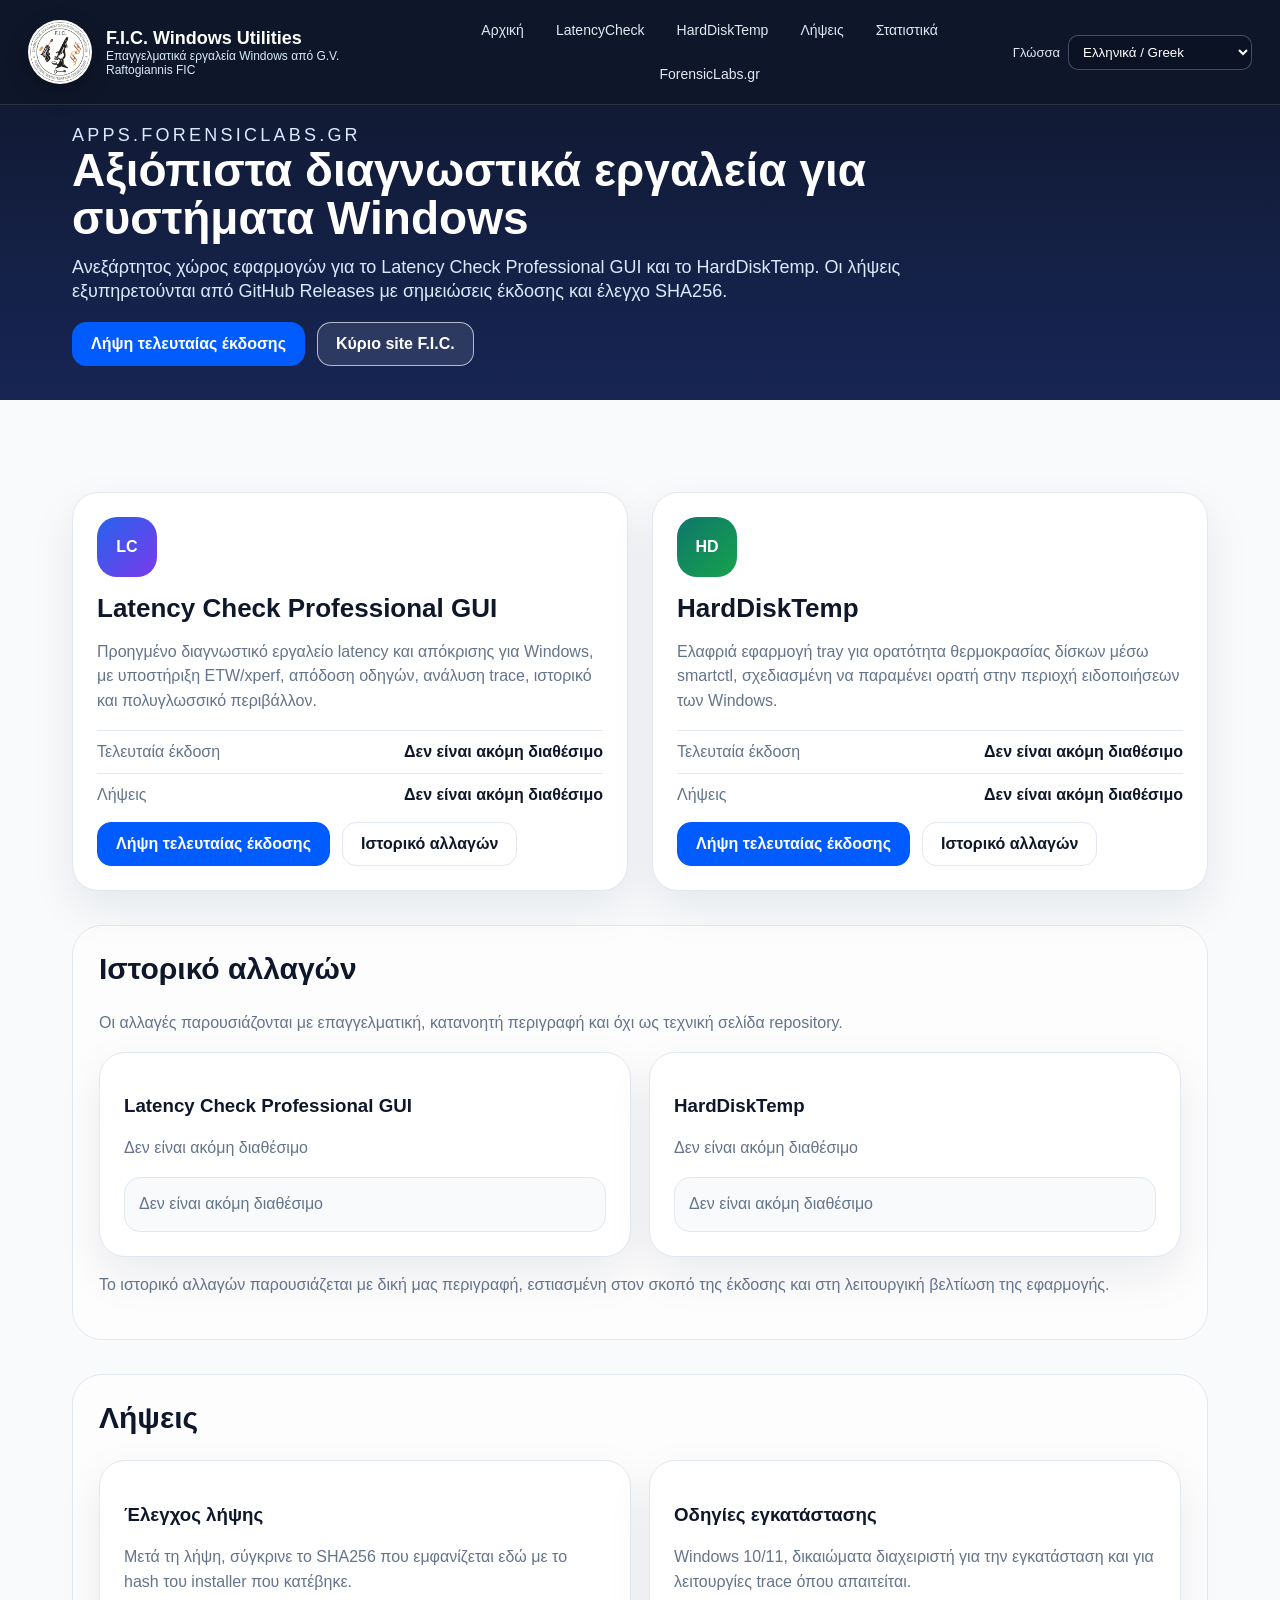
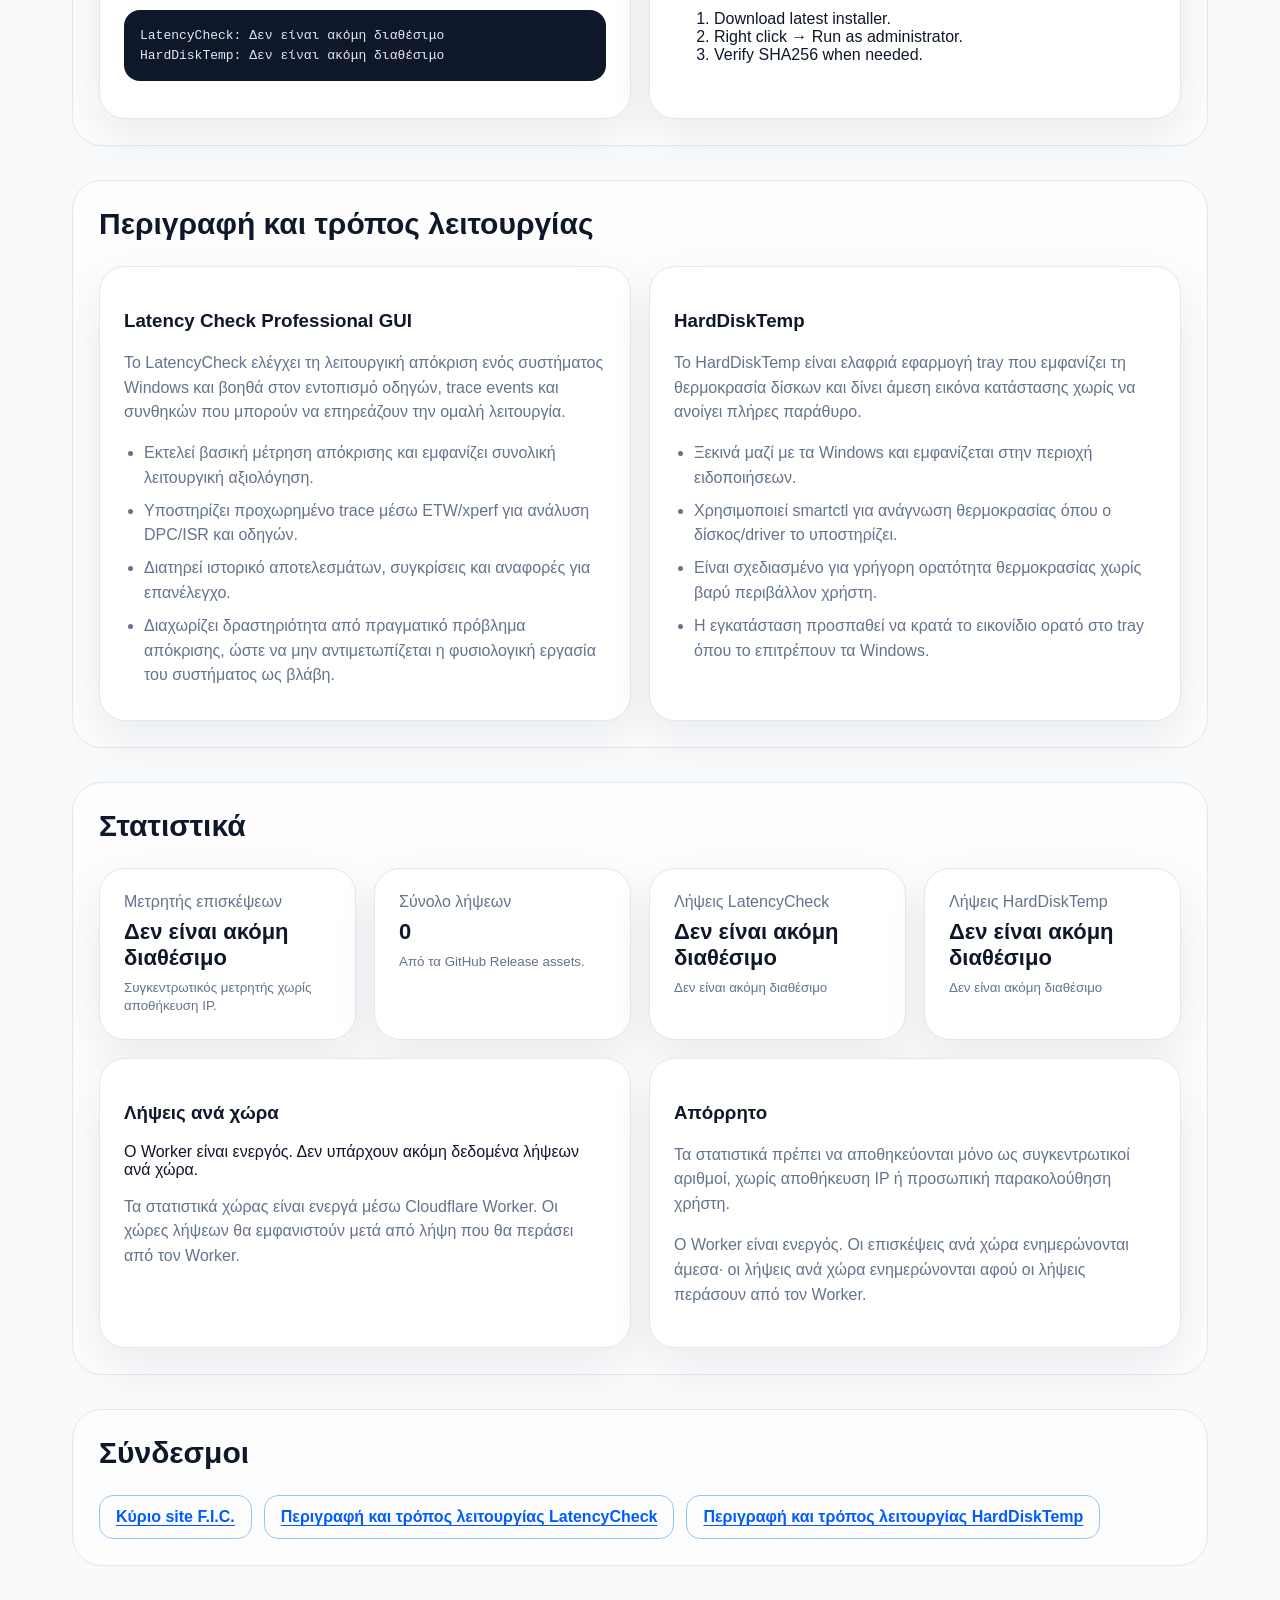
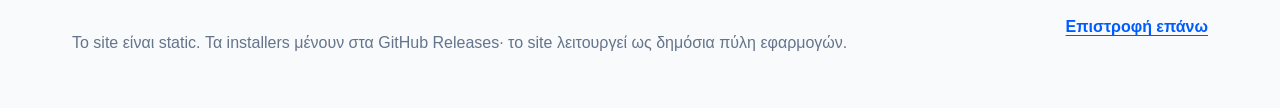
<file: index.html>
<!doctype html>
<html lang="el" dir="ltr">
<head>
  <meta property="og:image" content="https://apps.forensiclabs.gr/assets/img/fic-emblem.png">
  <meta property="og:url" content="https://APPS.FORENSICLABS.GR/">
  <meta property="og:description" content="Official F.I.C. Windows Utilities page for LatencyCheck and HardDiskTemp.">
  <meta property="og:site_name" content="F.I.C. Windows Utilities">
  <meta property="og:title" content="F.I.C. Windows Utilities">
  <meta name="application-name" content="F.I.C. Windows Utilities">
  <meta charset="utf-8">
  <meta name="viewport" content="width=device-width, initial-scale=1">
  <title>F.I.C. Windows Utilities</title>
  <meta name="description" content="Official F.I.C. Windows utilities page for LatencyCheck and HardDiskTemp downloads, changelog, SHA256 verification and statistics.">
  <link rel="stylesheet" href="assets/css/styles.css">
</head>
<body>
  <div class="site-header">
<header class="topbar">
    <div class="brand">
      <span class="brand-mark emblem-mark"><img src="assets/img/fic-emblem-topbar.png" alt="F.I.C. emblem"></span>
      <div>
        <div class="brand-title" data-i18n="title">F.I.C. Windows Utilities</div>
        <div class="brand-subtitle" data-i18n="subtitle">Επαγγελματικά εργαλεία Windows από G.V. Raftogiannis FIC</div>
      </div>
    </div>
    <nav class="nav">
      <a href="#home" data-i18n="nav_home">Αρχική</a>
      <a href="#latencycheck" data-i18n="nav_latency">LatencyCheck</a>
      <a href="#harddisktemp" data-i18n="nav_harddisk">HardDiskTemp</a>
      <a href="#downloads" data-i18n="nav_downloads">Λήψεις</a>
      <a href="#statistics" data-i18n="nav_stats">Στατιστικά</a>
      <a href="https://www.forensiclabs.gr/" data-i18n="nav_forensic">ForensicLabs.gr</a>
    </nav>
    <label class="language-box">
      <span data-i18n="language">Γλώσσα</span>
      <select id="languageSelect" aria-label="Language selector"></select>
    </label>
  </header>

<section id="home" class="hero">
      <div class="hero-content">
        <p class="eyebrow">APPS.FORENSICLABS.GR</p>
        <h1 data-i18n="hero_title">Αξιόπιστα διαγνωστικά εργαλεία για συστήματα Windows</h1>
        <p data-i18n="hero_text">Ανεξάρτητος χώρος εφαρμογών για το Latency Check Professional GUI και το HardDiskTemp.</p>
        <div class="hero-actions">
          <a class="button primary" href="#downloads" data-i18n="download_latest">Λήψη τελευταίας έκδοσης</a>
          <a class="button ghost" href="https://www.forensiclabs.gr/" data-i18n="site_link">Κύριο site F.I.C.</a>
        </div>
      </div>
    </section>
  </div>

  <main>

    <section class="apps-grid">
      <article id="latencycheck" class="app-card">
        <div class="app-icon latency">LC</div>
        <h2 data-i18n="latency_title">Latency Check Professional GUI</h2>
        <p data-i18n="latency_desc"></p>
        <div class="meta-row"><span data-i18n="latest_version">Τελευταία έκδοση</span><strong id="latencyVersion" data-i18n="loading">Φόρτωση...</strong></div>
        <div class="meta-row"><span data-i18n="download_count">Λήψεις</span><strong id="latencyDownloads" data-i18n="loading">Φόρτωση...</strong></div>
        <div class="card-actions">
          <a class="button primary" id="latencyDownload" href="/download/latencycheck" data-i18n="download_latest">Λήψη τελευταίας έκδοσης</a>
          <a class="button ghost" href="#changelog" data-i18n="changelog">Ιστορικό αλλαγών</a>
        </div>
      </article>

      <article id="harddisktemp" class="app-card">
        <div class="app-icon disk">HD</div>
        <h2 data-i18n="harddisk_title">HardDiskTemp</h2>
        <p data-i18n="harddisk_desc"></p>
        <div class="meta-row"><span data-i18n="latest_version">Τελευταία έκδοση</span><strong id="harddiskVersion" data-i18n="loading">Φόρτωση...</strong></div>
        <div class="meta-row"><span data-i18n="download_count">Λήψεις</span><strong id="harddiskDownloads" data-i18n="loading">Φόρτωση...</strong></div>
        <div class="card-actions">
          <a class="button primary" id="harddiskDownload" href="/download/harddisktemp" data-i18n="download_latest">Λήψη τελευταίας έκδοσης</a>
          <a class="button ghost" href="#changelog" data-i18n="changelog">Ιστορικό αλλαγών</a>
        </div>
      </article>
    </section>


    <section id="changelog" class="section">
      <h2 data-i18n="changelog">Ιστορικό αλλαγών</h2>
      <p class="note" data-i18n="changelog_own_approach_intro">
        Οι αλλαγές παρουσιάζονται με επαγγελματική, κατανοητή περιγραφή και όχι ως τεχνική σελίδα repository.
      </p>

      <div class="info-grid">
        <div class="info-card">
          <h3 data-i18n="latency_title">Latency Check Professional GUI</h3>
          <p id="latencyReleaseTitle" data-i18n="loading">Φόρτωση...</p>
          <div id="latencyReleaseNotes" class="release-notes" data-i18n="loading">Φόρτωση...</div>
        </div>
        <div class="info-card">
          <h3 data-i18n="harddisk_title">HardDiskTemp</h3>
          <p id="harddiskReleaseTitle" data-i18n="loading">Φόρτωση...</p>
          <div id="harddiskReleaseNotes" class="release-notes" data-i18n="loading">Φόρτωση...</div>
        </div>
      </div>
      <p class="note" data-i18n="changelog_note">
        Το ιστορικό αλλαγών παρουσιάζεται με δική μας περιγραφή, εστιασμένη στον σκοπό της έκδοσης και στη λειτουργική βελτίωση της εφαρμογής.
      </p>
    </section>

    <section id="downloads" class="section">
      <h2 data-i18n="nav_downloads">Λήψεις</h2>
      <div class="info-grid">
        <div class="info-card">
          <h3 data-i18n="verify_title">Έλεγχος λήψης</h3>
          <p data-i18n="verify_text"></p>
          <pre id="shaBox">LatencyCheck: <span id="latencySha" data-i18n="loading">Φόρτωση...</span>
HardDiskTemp: <span id="harddiskSha" data-i18n="loading">Φόρτωση...</span></pre>
        </div>
        <div class="info-card">
          <h3 data-i18n="install_guide">Οδηγίες εγκατάστασης</h3>
          <p data-i18n="req_text"></p>
          <ol>
            <li>Download latest installer.</li>
            <li>Right click → Run as administrator.</li>
            <li>Verify SHA256 when needed.</li>
          </ol>
        </div>
      </div>
    </section>


    <section id="program-operation" class="section">
      <h2 data-i18n="program_operation_title">Περιγραφή και τρόπος λειτουργίας</h2>
      <div class="info-grid">
        <article id="latencycheck-operation" class="info-card">
          <h3 data-i18n="latency_title">Latency Check Professional GUI</h3>
          <p data-i18n="latency_operation_intro">
            Το LatencyCheck ελέγχει τη λειτουργική απόκριση ενός συστήματος Windows και βοηθά στον εντοπισμό οδηγών, trace events και συνθηκών που μπορούν να επηρεάζουν την ομαλή λειτουργία.
          </p>
          <ul class="operation-list">
            <li data-i18n="latency_operation_1">Εκτελεί βασική μέτρηση απόκρισης και εμφανίζει συνολική λειτουργική αξιολόγηση.</li>
            <li data-i18n="latency_operation_2">Υποστηρίζει προχωρημένο trace μέσω ETW/xperf για ανάλυση DPC/ISR και οδηγών.</li>
            <li data-i18n="latency_operation_3">Διατηρεί ιστορικό αποτελεσμάτων, συγκρίσεις και αναφορές για επανέλεγχο.</li>
            <li data-i18n="latency_operation_4">Διαχωρίζει δραστηριότητα από πραγματικό πρόβλημα απόκρισης, ώστε να μην αντιμετωπίζεται η φυσιολογική εργασία του συστήματος ως βλάβη.</li>
          </ul>
        </article>

        <article id="harddisktemp-operation" class="info-card">
          <h3 data-i18n="harddisk_title">HardDiskTemp</h3>
          <p data-i18n="harddisk_operation_intro">
            Το HardDiskTemp είναι ελαφριά εφαρμογή tray που εμφανίζει τη θερμοκρασία δίσκων και δίνει άμεση εικόνα κατάστασης χωρίς να ανοίγει πλήρες παράθυρο.
          </p>
          <ul class="operation-list">
            <li data-i18n="harddisk_operation_1">Ξεκινά μαζί με τα Windows και εμφανίζεται στην περιοχή ειδοποιήσεων.</li>
            <li data-i18n="harddisk_operation_2">Χρησιμοποιεί smartctl για ανάγνωση θερμοκρασίας όπου ο δίσκος/driver το υποστηρίζει.</li>
            <li data-i18n="harddisk_operation_3">Είναι σχεδιασμένο για γρήγορη ορατότητα θερμοκρασίας χωρίς βαρύ περιβάλλον χρήστη.</li>
            <li data-i18n="harddisk_operation_4">Η εγκατάσταση προσπαθεί να κρατά το εικονίδιο ορατό στο tray όπου το επιτρέπουν τα Windows.</li>
          </ul>
        </article>
      </div>
    </section>

    <section id="statistics" class="section">
      <h2 data-i18n="nav_stats">Στατιστικά</h2>

      <div class="stats-grid counters-grid">
        <div class="stat-card">
          <span data-i18n="visitor_counter">Μετρητής επισκέψεων</span>
          <strong id="totalVisitsCounter" data-i18n="counter_worker_pending">Ενεργοποίηση με Worker</strong>
          <small data-i18n="visitor_counter_note">Συγκεντρωτικός μετρητής χωρίς αποθήκευση IP.</small>
        </div>

        <div class="stat-card">
          <span data-i18n="stats_total_downloads">Σύνολο λήψεων</span>
          <strong id="totalStatsDownloads" data-i18n="loading">Φόρτωση...</strong>
          <small data-i18n="download_counter_note">Από τα GitHub Release assets.</small>
        </div>

        <div class="stat-card">
          <span data-i18n="latency_downloads">Λήψεις LatencyCheck</span>
          <strong id="latencyStatsDownloads" data-i18n="loading">Φόρτωση...</strong>
          <small id="latencyStatsVersion" data-i18n="loading">Φόρτωση...</small>
        </div>

        <div class="stat-card">
          <span data-i18n="harddisk_downloads">Λήψεις HardDiskTemp</span>
          <strong id="harddiskStatsDownloads" data-i18n="loading">Φόρτωση...</strong>
          <small id="harddiskStatsVersion" data-i18n="loading">Φόρτωση...</small>
        </div>
      </div>

      <div class="info-grid stats-detail-grid">
        <div class="info-card">
          <h3 data-i18n="country_stats">Λήψεις ανά χώρα</h3>
          <div id="countryStatsTable" class="counter-table" data-i18n="counter_worker_pending">Ενεργοποίηση με Worker</div>
          <p class="note" data-i18n="country_counter_note">
            Οι λήψεις ανά χώρα ενεργοποιούνται όταν το download περάσει από Cloudflare Worker.
          </p>
        </div>

        <div class="info-card">
          <h3 data-i18n="privacy_title">Απόρρητο</h3>
          <p data-i18n="privacy_text">Τα στατιστικά πρέπει να αποθηκεύονται μόνο ως συγκεντρωτικοί αριθμοί, χωρίς αποθήκευση IP ή προσωπική παρακολούθηση χρήστη.</p>
          <p class="note" data-i18n="counter_status_note">
            Στο δοκιμαστικό GitHub Pages λειτουργεί άμεσα ο μετρητής λήψεων ανά εφαρμογή. Ο μετρητής επισκέψεων και χωρών ενεργοποιείται με το Worker.
          </p>
        </div>
      </div>
    </section>
<section class="section">
      <h2 data-i18n="links">Σύνδεσμοι</h2>
      <div class="links-row">
        <a href="https://www.forensiclabs.gr/" target="_blank" rel="noopener" data-i18n="site_link">Κύριο site F.I.C.</a>
        <a href="#latencycheck-operation" data-i18n="latency_operation_link">Περιγραφή και τρόπος λειτουργίας LatencyCheck</a>
        <a href="#harddisktemp-operation" data-i18n="harddisk_operation_link">Περιγραφή και τρόπος λειτουργίας HardDiskTemp</a>
      </div>
    </section>
  </main>

  <footer>
    <p data-i18n="footer_note"></p>
    <a href="#home" data-i18n="back_to_top">Επιστροφή επάνω</a>
  </footer>

  <script src="assets/js/translations.js"></script>
  <script src="assets/js/worker-config.js"></script>
  <script src="assets/js/app.js"></script>
</body>
</html>
</file>
<file: assets/css/styles.css>
:root{
  --bg:#0f172a;
  --panel:#111827;
  --card:#ffffff;
  --text:#0f172a;
  --muted:#64748b;
  --line:#e2e8f0;
  --accent:#005CFF;
  --accent2:#00A6FF;
  --soft:#f8fafc;
}
*{box-sizing:border-box}
html{scroll-behavior:smooth}
body{margin:0;font-family:Segoe UI,Arial,sans-serif;background:#f8fafc;color:var(--text)}
a{color:inherit}
.topbar{position:sticky;top:0;z-index:10;display:flex;gap:18px;align-items:center;justify-content:space-between;padding:14px 28px;background:rgba(15,23,42,.92);backdrop-filter:blur(10px);color:white;border-bottom:1px solid rgba(255,255,255,.12)}
.brand{display:flex;align-items:center;gap:12px;min-width:260px}
.brand-mark{width:44px;height:44px;border-radius:14px;background:linear-gradient(135deg,#60a5fa,#14b8a6);display:grid;place-items:center;font-weight:800;letter-spacing:.5px}
.brand-title{font-weight:800;font-size:18px}
.brand-subtitle{font-size:12px;color:#cbd5e1}
.nav{display:flex;gap:12px;align-items:center;flex-wrap:wrap;justify-content:center}
.nav a{text-decoration:none;font-size:14px;color:#e2e8f0;padding:8px 10px;border-radius:999px}
.nav a:hover{background:rgba(255,255,255,.12)}
.language-box{display:flex;align-items:center;gap:8px;font-size:13px;color:#e2e8f0}
select{border:1px solid rgba(255,255,255,.25);border-radius:10px;padding:8px 10px;background:#0b1224;color:white}
main{max-width:1180px;margin:0 auto;padding:32px 22px}
.hero{display:grid;grid-template-columns:1fr;gap:16px;align-items:start;color:white;padding-top:14px;padding-bottom:0;min-height:0}
.eyebrow{text-transform:uppercase;letter-spacing:.18em;color:#dbeafe;font-size:13px;margin:0 0 10px}
.hero h1{font-size:46px;line-height:1.04;margin:0 0 12px}
.hero p{font-size:18px;color:#dbeafe;max-width:900px;margin:0;line-height:1.35}
.hero-actions,.card-actions,.links-row{display:flex;gap:12px;flex-wrap:wrap;margin-top:18px}
.button{display:inline-flex;align-items:center;justify-content:center;text-decoration:none;border-radius:14px;padding:12px 18px;font-weight:700;border:1px solid var(--line);transition:.16s ease}
.button.primary{background:var(--accent);color:white;border-color:var(--accent)}
.button.primary:hover{filter:brightness(1.08);transform:translateY(-1px)}
.button.ghost{background:rgba(255,255,255,.08);color:inherit;border-color:rgba(255,255,255,.22)}
.app-card .button.ghost,.info-card .button.ghost{background:white;color:var(--text);border-color:var(--line)}
.hero-panel{background:rgba(255,255,255,.08);border:1px solid rgba(255,255,255,.18);border-radius:26px;padding:22px;box-shadow:0 24px 70px rgba(0,0,0,.25)}
.status-card{background:white;color:var(--text);border-radius:20px;padding:18px}
.status-dot{display:inline-block;width:12px;height:12px;border-radius:50%;background:#22c55e;margin-right:8px}
.mini-grid{display:grid;grid-template-columns:1fr 1fr;gap:10px;margin-top:14px}
.mini-grid span{background:rgba(255,255,255,.12);padding:12px;border-radius:14px;text-align:center}
.apps-grid{display:grid;grid-template-columns:1fr 1fr;gap:24px;margin-top:22px}
.app-card,.info-card,.stat-card{background:white;border:1px solid var(--line);border-radius:26px;padding:24px;box-shadow:0 18px 45px rgba(15,23,42,.08)}
.app-icon{width:60px;height:60px;border-radius:20px;display:grid;place-items:center;font-weight:900;color:white;margin-bottom:16px}
.app-icon.latency{background:linear-gradient(135deg,#2563eb,#7c3aed)}
.app-icon.disk{background:linear-gradient(135deg,#0f766e,#16a34a)}
.app-card h2{font-size:26px;margin:0 0 10px}
.app-card p,.info-card p,.note{color:var(--muted);line-height:1.55}
.meta-row{display:flex;justify-content:space-between;gap:14px;border-top:1px solid var(--line);padding-top:12px;margin-top:12px;color:var(--muted)}
.meta-row strong{color:var(--text)}
.section{margin-top:34px;background:rgba(255,255,255,.72);border:1px solid var(--line);border-radius:30px;padding:26px}
.section h2{margin-top:0;font-size:30px}
.info-grid,.stats-grid{display:grid;grid-template-columns:1fr 1fr;gap:18px}
pre{white-space:pre-wrap;word-break:break-word;background:#0f172a;color:#e2e8f0;border-radius:16px;padding:16px;font-size:13px;line-height:1.5}
.stat-card span{display:block;color:var(--muted);margin-bottom:8px}
.stat-card strong{font-size:22px}
.links-row a{background:white;border:1px solid var(--line);border-radius:14px;text-decoration:none;padding:12px 16px}
footer{max-width:1180px;margin:20px auto 40px;padding:0 22px;color:#64748b;display:flex;justify-content:space-between;gap:16px;flex-wrap:wrap}
[dir="rtl"] body{text-align:right}
[dir="rtl"] .brand,[dir="rtl"] .hero-actions,[dir="rtl"] .card-actions,[dir="rtl"] .links-row{flex-direction:row-reverse}
@media (max-width:900px){
  .topbar{position:relative;align-items:flex-start;flex-direction:column}
  .hero,.apps-grid,.info-grid,.stats-grid{grid-template-columns:1fr}
  .hero{padding-top:10px;padding-bottom:0}
  .hero h1{font-size:34px}
  .site-header{padding-bottom:48px;margin-bottom:34px}
  .brand{min-width:unset}
}


/* Electric-blue, underlined normal links */
main a:not(.button),
footer a,
.links-row a {
  color:#005CFF !important;
  text-decoration:underline !important;
  text-decoration-thickness:2px;
  text-underline-offset:3px;
  font-weight:700;
}
main a:not(.button):hover,
footer a:hover,
.links-row a:hover {
  color:#00A6FF !important;
}

.links-row a {
  background:transparent;
  border-color:#93C5FD;
}


.release-notes {
  color: var(--muted);
  line-height: 1.55;
  white-space: pre-wrap;
  background: #f8fafc;
  border: 1px solid var(--line);
  border-radius: 16px;
  padding: 14px;
  max-height: 280px;
  overflow: auto;
}


.operation-list {
  margin: 14px 0 0;
  padding-left: 20px;
  color: var(--muted);
  line-height: 1.55;
}
[dir="rtl"] .operation-list {
  padding-left: 0;
  padding-right: 20px;
}
.operation-list li {
  margin: 8px 0;
}


.counters-grid {
  grid-template-columns: repeat(4, minmax(0, 1fr));
}
.stat-card small {
  display: block;
  margin-top: 8px;
  color: var(--muted);
  line-height: 1.35;
}
.stats-detail-grid {
  margin-top: 18px;
}
.counter-table {
  width: 100%;
  overflow: auto;
}
.counter-table table {
  width: 100%;
  border-collapse: collapse;
  font-size: 14px;
}
.counter-table th,
.counter-table td {
  border-bottom: 1px solid var(--line);
  padding: 9px 8px;
  text-align: left;
}
[dir="rtl"] .counter-table th,
[dir="rtl"] .counter-table td {
  text-align: right;
}
.counter-table th {
  color: var(--muted);
  font-weight: 800;
}
.counter-badge {
  display: inline-flex;
  align-items: center;
  gap: 6px;
  border: 1px solid var(--line);
  border-radius: 999px;
  padding: 4px 9px;
  background: #f8fafc;
  color: var(--muted);
  font-size: 12px;
}
@media (max-width: 1100px) {
  .counters-grid {
    grid-template-columns: repeat(2, minmax(0, 1fr));
  }
}
@media (max-width: 650px) {
  .counters-grid {
    grid-template-columns: 1fr;
  }
}

.hero-content{max-width:980px;margin-top:0;padding-bottom:0}


/* v17: the GitHub Releases hero panel is intentionally removed/hidden */
.hero-panel {
  display: none !important;
}

/* v18 compact hero header: hero text moved higher in the blue frame */

/* v19 blue frame and bottom gap: hero text stays within blue area with ~1cm space below */

.site-header{background:linear-gradient(180deg,#0f172a 0%,#172554 100%);color:white;padding-bottom:56px;margin-bottom:38px;overflow:hidden}


.hero-actions .button.ghost {
  color: #ffffff;
  border-color: rgba(255,255,255,.55);
  background: rgba(255,255,255,.10);
}

.hero-actions .button.ghost:hover,
.hero-actions .button.ghost:focus {
  color: #ffffff;
  background: rgba(255,255,255,.18);
  border-color: rgba(255,255,255,.80);
}

/* v28: blue header contains hero/buttons; clear blank gap below */


/* v29 DEFINITIVE HEADER FIX
   - Solid blue frame stays visible.
   - All hero text/buttons stay inside blue.
   - Real blank gap exists below blue before next content.
   - No faded/washed-out hero text. */
body {
  margin: 0 !important;
  font-family: Segoe UI, Arial, sans-serif !important;
  background: #f8fafc !important;
  color: var(--text) !important;
}

.site-header {
  background: linear-gradient(180deg, #0f172a 0%, #172554 100%) !important;
  color: #ffffff !important;
  margin: 0 0 38px 0 !important;
  padding: 0 0 34px 0 !important;
  opacity: 1 !important;
  filter: none !important;
  overflow: visible !important;
}

.site-header .topbar {
  color: #ffffff !important;
}

.hero {
  display: block !important;
  color: #ffffff !important;
  padding-top: 18px !important;
  padding-bottom: 0 !important;
  min-height: 0 !important;
  opacity: 1 !important;
  filter: none !important;
}

.hero-content {
  max-width: 980px !important;
  margin: 0 !important;
  padding: 0 !important;
  opacity: 1 !important;
  filter: none !important;
}

.eyebrow {
  text-transform: uppercase !important;
  letter-spacing: .18em !important;
  color: #dbeafe !important;
  font-size: 13px !important;
  margin: 0 0 10px 0 !important;
  opacity: 1 !important;
  background: transparent !important;
}

.hero h1 {
  font-size: 46px !important;
  line-height: 1.04 !important;
  margin: 0 0 12px 0 !important;
  color: #ffffff !important;
  opacity: 1 !important;
  text-shadow: none !important;
}

.hero p {
  font-size: 18px !important;
  line-height: 1.35 !important;
  color: #dbeafe !important;
  max-width: 900px !important;
  margin: 0 !important;
  opacity: 1 !important;
}

.hero-actions {
  display: flex !important;
  gap: 12px !important;
  flex-wrap: wrap !important;
  margin-top: 18px !important;
  margin-bottom: 0 !important;
  position: relative !important;
  z-index: 2 !important;
}

.hero-actions .button {
  position: relative !important;
  z-index: 2 !important;
  opacity: 1 !important;
}

.hero-actions .button.ghost {
  color: #ffffff !important;
  border-color: rgba(255,255,255,.65) !important;
  background: rgba(255,255,255,.10) !important;
}

.hero-actions .button.ghost:hover,
.hero-actions .button.ghost:focus {
  color: #ffffff !important;
  background: rgba(255,255,255,.18) !important;
  border-color: rgba(255,255,255,.90) !important;
}

main.container,
.container.main,
main {
  margin-top: 0 !important;
}

/* Ensure first content starts only after header's bottom gap, not underneath it. */
.site-header + main,
.site-header + .container,
.site-header + section {
  margin-top: 0 !important;
}

@media (max-width: 900px) {
  .site-header {
    margin-bottom: 34px !important;
    padding-bottom: 30px !important;
  }
  .hero {
    padding-top: 12px !important;
  }
  .hero h1 {
    font-size: 34px !important;
  }
}


/* v30 REAL STRUCTURE HEADER FIX
   The HTML now has a real .site-header wrapper around .topbar + .hero.
   This fixes the faded/white hero by giving the header an actual blue background. */
html {
  scroll-behavior: smooth !important;
}

body {
  margin: 0 !important;
  font-family: Segoe UI, Arial, sans-serif !important;
  background: #f8fafc !important;
  color: var(--text) !important;
}

.site-header {
  display: block !important;
  background: linear-gradient(180deg, #0f172a 0%, #172554 100%) !important;
  color: #ffffff !important;
  margin: 0 0 38px 0 !important;     /* THE REQUESTED BLANK GAP BELOW BLUE */
  padding: 0 0 34px 0 !important;    /* blue area continues below the buttons */
  opacity: 1 !important;
  filter: none !important;
  overflow: visible !important;
}

.site-header .topbar {
  position: sticky !important;
  top: 0 !important;
  z-index: 20 !important;
  display: flex !important;
  gap: 18px !important;
  align-items: center !important;
  justify-content: space-between !important;
  padding: 14px 28px !important;
  background: rgba(15, 23, 42, .92) !important;
  color: #ffffff !important;
  border-bottom: 1px solid rgba(255,255,255,.12) !important;
  backdrop-filter: blur(10px) !important;
}

.site-header .hero {
  display: block !important;
  max-width: 1180px !important;
  margin: 0 auto !important;
  color: #ffffff !important;
  padding: 18px 22px 0 22px !important;
  min-height: 0 !important;
  opacity: 1 !important;
  filter: none !important;
}

.site-header .hero-content {
  max-width: 980px !important;
  margin: 0 !important;
  padding: 0 !important;
  opacity: 1 !important;
  filter: none !important;
}

.site-header .eyebrow {
  text-transform: uppercase !important;
  letter-spacing: .18em !important;
  color: #dbeafe !important;
  font-size: 13px !important;
  margin: 0 0 10px 0 !important;
  opacity: 1 !important;
  background: transparent !important;
}

.site-header .hero h1 {
  font-size: 46px !important;
  line-height: 1.04 !important;
  margin: 0 0 12px 0 !important;
  color: #ffffff !important;
  opacity: 1 !important;
  text-shadow: none !important;
}

.site-header .hero p {
  font-size: 18px !important;
  line-height: 1.35 !important;
  color: #dbeafe !important;
  max-width: 900px !important;
  margin: 0 !important;
  opacity: 1 !important;
}

.site-header .hero-actions {
  display: flex !important;
  gap: 12px !important;
  flex-wrap: wrap !important;
  margin-top: 18px !important;
  margin-bottom: 0 !important;
  position: relative !important;
  z-index: 2 !important;
}

.site-header .hero-actions .button {
  position: relative !important;
  z-index: 2 !important;
  opacity: 1 !important;
}

.site-header .hero-actions .button.ghost {
  color: #ffffff !important;
  border-color: rgba(255,255,255,.65) !important;
  background: rgba(255,255,255,.10) !important;
}

.site-header .hero-actions .button.ghost:hover,
.site-header .hero-actions .button.ghost:focus {
  color: #ffffff !important;
  background: rgba(255,255,255,.18) !important;
  border-color: rgba(255,255,255,.90) !important;
}

/* main starts after the blue-header blank gap */
body > main {
  max-width: 1180px !important;
  margin: 0 auto !important;
  padding: 32px 22px !important;
  background: transparent !important;
}

/* Remove old hero-panel completely */
.hero-panel {
  display: none !important;
}

@media (max-width: 900px) {
  .site-header {
    margin-bottom: 34px !important;
    padding-bottom: 30px !important;
  }
  .site-header .topbar {
    position: relative !important;
    align-items: flex-start !important;
    flex-direction: column !important;
  }
  .site-header .hero {
    padding-top: 12px !important;
  }
  .site-header .hero h1 {
    font-size: 34px !important;
  }
}


.counter-empty {
  padding: 12px 14px;
  border: 1px dashed var(--line);
  border-radius: 14px;
  color: var(--muted);
  background: #f8fafc;
}


/* v34 F.I.C. emblem in the top header */
.brand {
  display: flex !important;
  align-items: center !important;
  gap: 14px !important;
}

.brand-mark.emblem-mark {
  width: 64px !important;
  height: 64px !important;
  min-width: 64px !important;
  border-radius: 50% !important;
  padding: 0 !important;
  background: #ffffff !important;
  border: 2px solid rgba(255,255,255,.75) !important;
  box-shadow: 0 8px 22px rgba(0,0,0,.25) !important;
  overflow: hidden !important;
  display: flex !important;
  align-items: center !important;
  justify-content: center !important;
}

.brand-mark.emblem-mark img {
  width: 100% !important;
  height: 100% !important;
  object-fit: contain !important;
  display: block !important;
  border-radius: 50% !important;
}

.brand-title,
.brand strong {
  color: #ffffff !important;
}

.brand-subtitle,
.brand small,
.brand span:not(.brand-mark):not(.emblem-mark) {
  color: #dbeafe !important;
}

@media (max-width: 900px) {
  .brand-mark.emblem-mark {
    width: 56px !important;
    height: 56px !important;
    min-width: 56px !important;
  }
}
</file>
